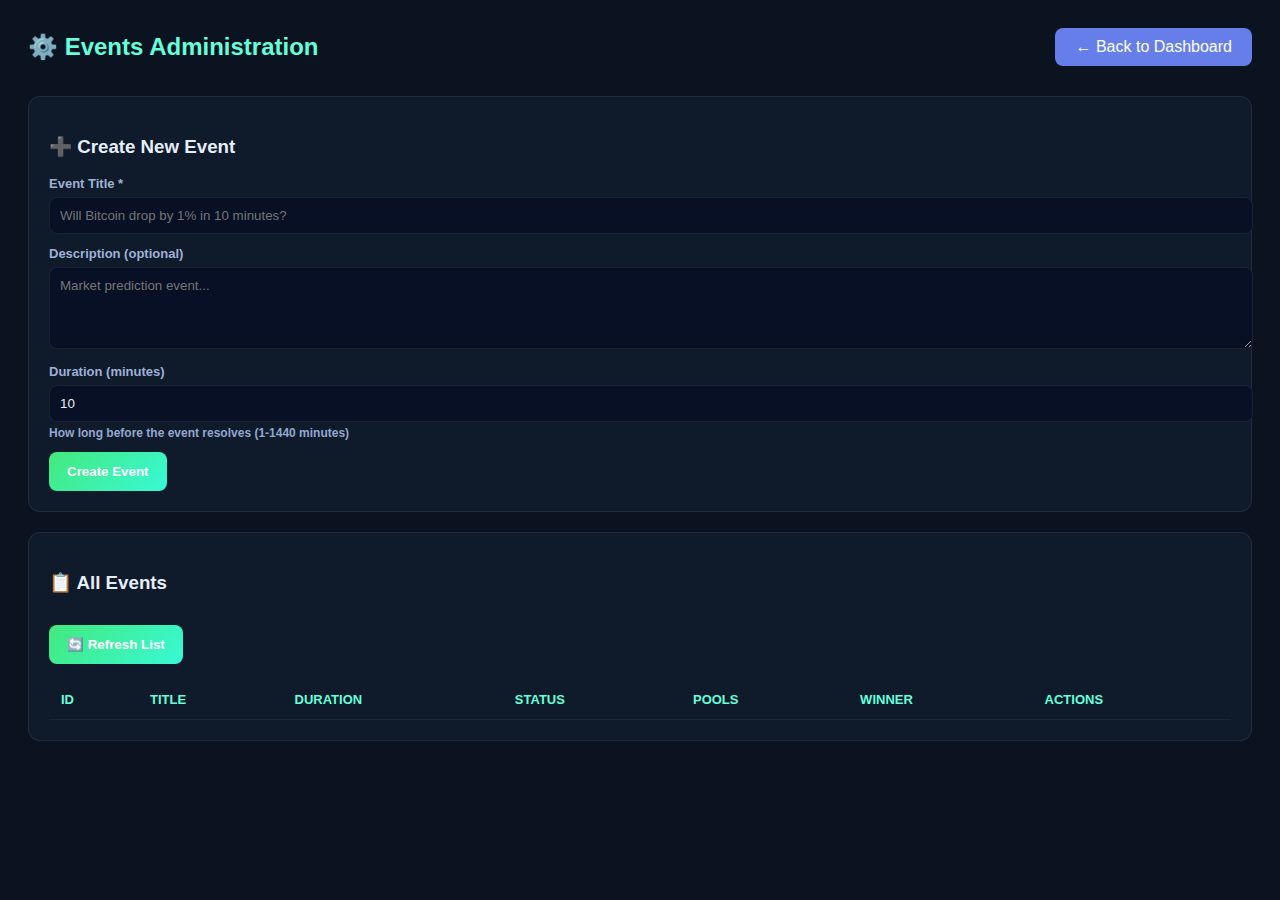
<file: admin.html>
<!DOCTYPE html>
<html lang="en">
<head>
<meta charset="utf-8" />
<meta name="viewport" content="width=device-width,initial-scale=1" />
<title>Events Admin — Manage Betting Events</title>
<style>
  body{font-family:Arial,Helvetica,sans-serif;background:#0b1220;color:#e6eef8;padding:20px}
  .header{display:flex;justify-content:space-between;align-items:center;margin-bottom:30px}
  h2{color:#64ffda;margin:0}
  .back-btn{padding:10px 20px;background:#667eea;color:white;border:none;border-radius:8px;cursor:pointer;text-decoration:none;display:inline-block}
  .back-btn:hover{background:#7a8cff}
  .card{background:#0f1a2b;padding:20px;border-radius:12px;margin-bottom:20px;border:1px solid rgba(255,255,255,0.08)}
  label{display:block;margin-top:12px;font-size:13px;color:#9fb0d6;font-weight:600}
  input,select,textarea{padding:10px;border-radius:8px;border:1px solid rgba(255,255,255,0.08);background:#071025;color:#e6eef8;width:100%;font-family:inherit;margin-top:6px}
  textarea{resize:vertical;min-height:60px}
  button{margin-top:12px;padding:12px 18px;border-radius:8px;border:none;background:linear-gradient(135deg,#43e97b 0%,#38f9d7 100%);color:white;cursor:pointer;font-weight:600;transition:all 0.3s}
  button:hover{transform:translateY(-2px);box-shadow:0 4px 12px rgba(67,233,123,0.4)}
  button.danger{background:linear-gradient(135deg,#ff6b6b 0%,#ee5a6f 100%)}
  button.warning{background:linear-gradient(135deg,#feca57 0%,#ff9ff3 100%)}
  table{width:100%;border-collapse:collapse;margin-top:16px}
  th,td{padding:12px;border-bottom:1px solid rgba(255,255,255,0.05);text-align:left}
  th{color:#64ffda;font-weight:600;font-size:13px;text-transform:uppercase}
  td{color:#dbe9ff;font-size:14px}
  .status-badge{padding:4px 10px;border-radius:12px;font-size:11px;font-weight:700;text-transform:uppercase;display:inline-block}
  .status-pending{background:rgba(255,206,84,0.2);color:#ffce54}
  .status-active{background:rgba(100,255,218,0.2);color:#64ffda}
  .status-resolved{background:rgba(136,146,176,0.2);color:#8892b0}
  .actions{display:flex;gap:8px;flex-wrap:wrap}
  .actions button{margin:0;padding:6px 12px;font-size:12px}
  .small{font-size:12px;color:#93a7cf;margin-top:4px}
</style>
</head>
<body>
  <div class="header">
    <h2>⚙️ Events Administration</h2>
    <a href="index.html" class="back-btn">← Back to Dashboard</a>
  </div>

  <div class="card">
    <h3>➕ Create New Event</h3>
    <label>Event Title *
      <input id="eventTitle" type="text" placeholder="Will Bitcoin drop by 1% in 10 minutes?" />
    </label>
    <label>Description (optional)
      <textarea id="eventDescription" placeholder="Market prediction event..."></textarea>
    </label>
    <label>Duration (minutes)
      <input id="eventDuration" type="number" value="10" min="1" max="1440" />
      <div class="small">How long before the event resolves (1-1440 minutes)</div>
    </label>
    <button onclick="createNewEvent()">Create Event</button>

  </div>

  <div class="card">
    <h3>📋 All Events</h3>
    <button onclick="loadEvents()">🔄 Refresh List</button>
    <table id="eventsTable">
      <thead>
        <tr>
          <th>ID</th>
          <th>Title</th>
          <th>Duration</th>
          <th>Status</th>
          <th>Pools</th>
          <th>Winner</th>
          <th>Actions</th>
        </tr>
      </thead>
      <tbody></tbody>
    </table>
  </div>

  <!-- Edit Modal -->
  <div id="editModal" style="display:none;position:fixed;top:0;left:0;right:0;bottom:0;background:rgba(0,0,0,0.8);z-index:1000;align-items:center;justify-content:center">
    <div class="card" style="width:500px;max-width:90%">
      <h3>✏️ Edit Event</h3>
      <input type="hidden" id="editEventId" />
      <label>Title
        <input id="editTitle" type="text" />
      </label>
      <label>Description
        <textarea id="editDescription"></textarea>
      </label>
      <label>Duration (minutes)
        <input id="editDuration" type="number" min="1" max="1440" />
      </label>
      <label>Status
        <select id="editStatus">
          <option value="pending">Pending</option>
          <option value="active">Active</option>
          <option value="resolved">Resolved</option>
        </select>
      </label>
      <div style="display:flex;gap:10px;margin-top:20px">
        <button onclick="saveEdit()">💾 Save</button>
        <button class="danger" onclick="closeEditModal()">Cancel</button>
      </div>
    </div>
  </div>

<script>
const API = "http://localhost:8000";

// --- Safe JSON Parser ---
async function safeJson(res) {
  const text = await res.text();
  if (!text) return {};
  try { return JSON.parse(text); }
  catch(e) {
    console.error("Bad JSON:", text);
    throw e;
  }
}

// --- Create Event ---
async function createNewEvent() {
  const title = document.getElementById("eventTitle").value.trim();
  const description = document.getElementById("eventDescription").value.trim();
  const duration = parseInt(document.getElementById("eventDuration").value);

  if (!title) {
    alert("Title is required");
    return;
  }

  const res = await fetch("http://localhost:8000/events", {
    method: "POST",
    headers: { "Content-Type": "application/json" },
    body: JSON.stringify({
      title,
      description,
      duration_minutes: duration
    })
  });

  const data = await res.json();
  console.log("Event created:", data);
  alert("Event created successfully!");
}

// --- Load Events ---
async function loadEvents(){
  try{
    const res = await fetch(`${API}/events`);
    const events = await safeJson(res);
    const tbody = document.querySelector('#eventsTable tbody');
    tbody.innerHTML = '';

    if(!Array.isArray(events) || events.length===0){
      tbody.innerHTML = '<tr><td colspan="7" style="text-align:center;color:#8892b0">No events found</td></tr>';
      return;
    }

    events.forEach(ev => {
      const tr = document.createElement('tr');
      tr.innerHTML = `
        <td>${ev.id}</td>
        <td><strong>${ev.title}</strong>${ev.description ? '<br><small style="color:#8892b0">' + ev.description + '</small>' : ''}</td>
        <td>${ev.duration_minutes} min</td>
        <td><span class="status-badge status-${ev.status}">${ev.status}</span></td>
        <td>${ev.status === 'active' ? `YES: $${ev.current_yes_pool.toFixed(0)}<br>NO: $${ev.current_no_pool.toFixed(0)}` : '-'}</td>
        <td>${ev.winning_side || '-'}</td>
        <td class="actions">
          <button onclick="openEditModal(${ev.id}, '${ev.title.replace(/'/g, "\\'")}', '${(ev.description||'').replace(/'/g,"\\'")}', ${ev.duration_minutes}, '${ev.status}')">✏️ Edit</button>
          ${ev.status === 'pending' ? `<button onclick="startEvent(${ev.id})">▶️ Start</button>` : ''}
          ${ev.status === 'active' ? `
            <button class="warning" onclick="resolveEvent(${ev.id}, 'YES')">YES</button>
            <button class="warning" onclick="resolveEvent(${ev.id}, 'NO')">NO</button>` : ''}
          <button class="danger" onclick="deleteEvent(${ev.id})">🗑️</button>
        </td>
      `;
      tbody.appendChild(tr);
    });
  } catch (e) {
    console.error(e);
    alert('Error loading events');
  }
}

// --- Start Event ---
async function startEvent(id){
  if(!confirm('Start this event?')) return;
  try{
    const res = await fetch(`${API}/events/${id}/start`, {method:'POST'});
    await safeJson(res);
    await loadEvents();
    alert('Event started!');
  }catch(e){
    console.error(e);
    alert('Error starting event');
  }
}

// --- Resolve Event ---
async function resolveEvent(id, side){
  if(!confirm(`Resolve event with ${side} as winner?`)) return;
  try{
    const res = await fetch(`${API}/events/${id}/resolve?winning_side=${side}`, {method:'POST'});
    await safeJson(res);
    await loadEvents();
    alert(`Event resolved with ${side}!`);
  }catch(e){
    console.error(e);
    alert('Error resolving event');
  }
}

// --- Delete Event ---
async function deleteEvent(id){
  if(!confirm('Delete this event?')) return;
  try{
    const res = await fetch(`${API}/events/${id}`, {method:'DELETE'});
    await safeJson(res);
    await loadEvents();
  }catch(e){
    console.error(e);
    alert('Error deleting event');
  }
}

// --- Edit Modal Logic ---
function openEditModal(id,title,description,duration,status){
  editModal.style.display='flex';
  editEventId.value=id;
  editTitle.value=title;
  editDescription.value=description;
  editDuration.value=duration;
  editStatus.value=status;
}
function closeEditModal(){
  editModal.style.display='none';
}
async function saveEdit(){
  const id=editEventId.value;
  const title=editTitle.value.trim();
  const description=editDescription.value.trim();
  const duration=parseInt(editDuration.value);
  const status=editStatus.value;
  try{
    const res=await fetch(`${API}/events/${id}`,{
      method:'PUT',
      headers:{'Content-Type':'application/json'},
      body:JSON.stringify({title,description,duration_minutes:duration,status})
    });
    await safeJson(res);
    closeEditModal();
    await loadEvents();
    alert('Event updated!');
  }catch(e){
    console.error(e);
    alert('Error updating event');
  }
}

// --- Init ---
loadEvents();
</script>
</body>
</html>
</file>
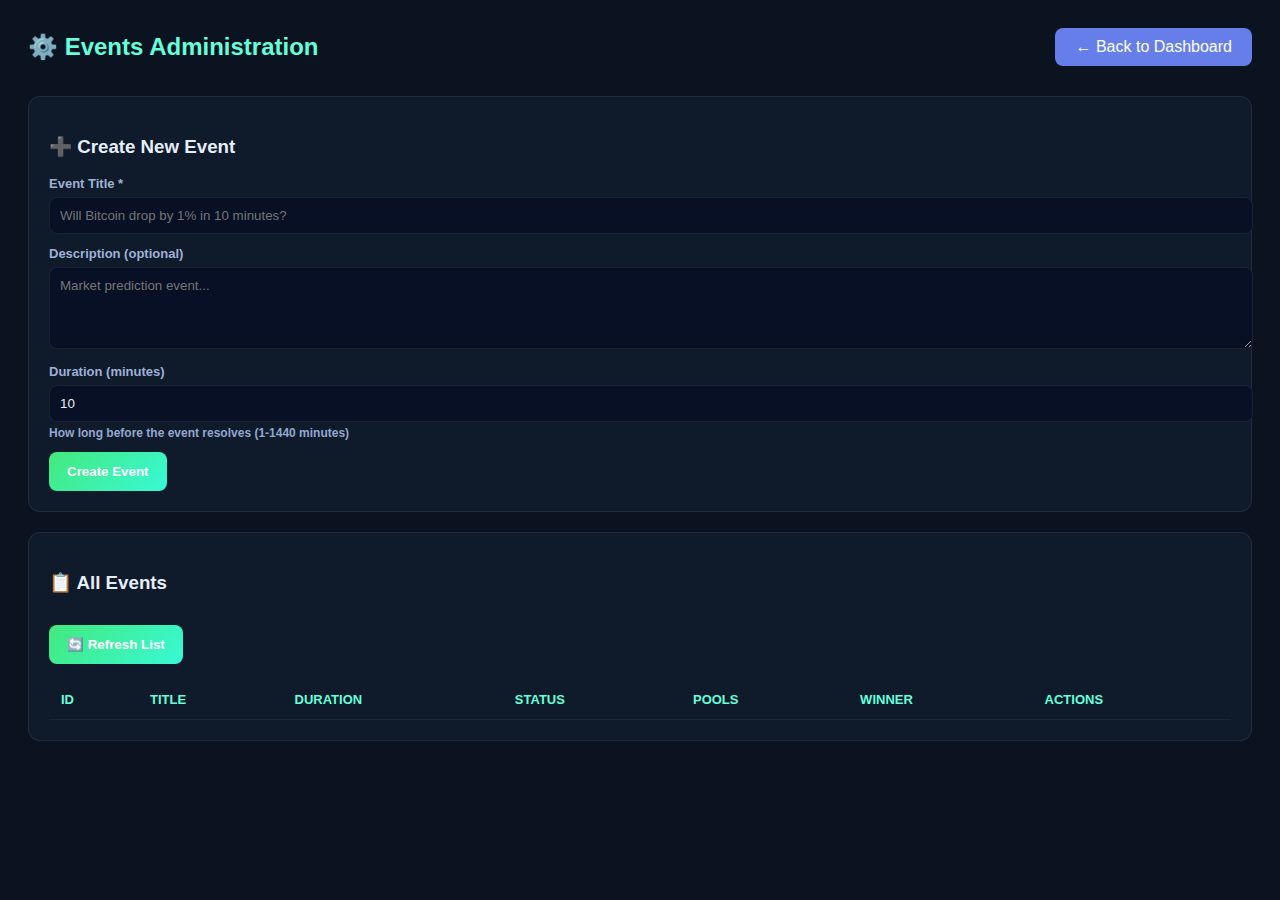
<file: admin_gpt.html>
<!DOCTYPE html>
<html lang="en">
<head>
<meta charset="utf-8" />
<meta name="viewport" content="width=device-width,initial-scale=1" />
<title>Events Admin — Manage Betting Events</title>
<style>
  body{font-family:Arial,Helvetica,sans-serif;background:#0b1220;color:#e6eef8;padding:20px}
  .header{display:flex;justify-content:space-between;align-items:center;margin-bottom:30px}
  h2{color:#64ffda;margin:0}
  .back-btn{padding:10px 20px;background:#667eea;color:white;border:none;border-radius:8px;cursor:pointer;text-decoration:none;display:inline-block}
  .back-btn:hover{background:#7a8cff}
  .card{background:#0f1a2b;padding:20px;border-radius:12px;margin-bottom:20px;border:1px solid rgba(255,255,255,0.08)}
  label{display:block;margin-top:12px;font-size:13px;color:#9fb0d6;font-weight:600}
  input,select,textarea{padding:10px;border-radius:8px;border:1px solid rgba(255,255,255,0.08);background:#071025;color:#e6eef8;width:100%;font-family:inherit;margin-top:6px}
  textarea{resize:vertical;min-height:60px}
  button{margin-top:12px;padding:12px 18px;border-radius:8px;border:none;background:linear-gradient(135deg,#43e97b 0%,#38f9d7 100%);color:white;cursor:pointer;font-weight:600;transition:all 0.3s}
  button:hover{transform:translateY(-2px);box-shadow:0 4px 12px rgba(67,233,123,0.4)}
  button.danger{background:linear-gradient(135deg,#ff6b6b 0%,#ee5a6f 100%)}
  button.warning{background:linear-gradient(135deg,#feca57 0%,#ff9ff3 100%)}
  table{width:100%;border-collapse:collapse;margin-top:16px}
  th,td{padding:12px;border-bottom:1px solid rgba(255,255,255,0.05);text-align:left}
  th{color:#64ffda;font-weight:600;font-size:13px;text-transform:uppercase}
  td{color:#dbe9ff;font-size:14px}
  .status-badge{padding:4px 10px;border-radius:12px;font-size:11px;font-weight:700;text-transform:uppercase;display:inline-block}
  .status-upcoming{background:rgba(255,206,84,0.2);color:#ffce54}
  .status-active{background:rgba(100,255,218,0.2);color:#64ffda}
  .status-finished{background:rgba(136,146,176,0.2);color:#8892b0}
  .actions{display:flex;gap:8px;flex-wrap:wrap}
  .actions button{margin:0;padding:6px 12px;font-size:12px}
  .small{font-size:12px;color:#93a7cf;margin-top:4px}
</style>
</head>
<body>
  <div class="header">
    <h2>⚙️ Events Administration</h2>
    <a href="index.html" class="back-btn">← Back to Dashboard</a>
  </div>

  <div class="card">
    <h3>➕ Create New Event</h3>
    <label>Event Title *
      <input id="eventTitle" type="text" placeholder="Will Bitcoin drop by 1% in 10 minutes?" />
    </label>
    <label>Description (optional)
      <textarea id="eventDescription" placeholder="Market prediction event..."></textarea>
    </label>
    <label>Duration (minutes)
      <input id="eventDuration" type="number" value="10" min="1" max="1440" />
      <div class="small">How long before the event resolves (1-1440 minutes)</div>
    </label>
    <button onclick="createNewEvent()">Create Event</button>
  </div>

  <div class="card">
    <h3>📋 All Events</h3>
    <button onclick="loadEvents()">🔄 Refresh List</button>
    <table id="eventsTable">
      <thead>
        <tr>
          <th>ID</th>
          <th>Title</th>
          <th>Duration</th>
          <th>Status</th>
          <th>Pools</th>
          <th>Winner</th>
          <th>Actions</th>
        </tr>
      </thead>
      <tbody></tbody>
    </table>
  </div>

<script>
const API = "http://localhost:8000";

async function safeJson(res){
  const text = await res.text();
  if(!text) return {};
  try{return JSON.parse(text);}
  catch(e){console.error("Bad JSON:",text);throw e;}
}

async function createNewEvent() {
  const description = document.getElementById("eventTitle").value.trim();
  const duration = parseInt(document.getElementById("eventDuration").value);

  if (!description) { alert("Title is required"); return; }

  const res = await fetch(`${API}/events`, {
    method: "POST",
    headers: {"Content-Type":"application/json"},
    body: JSON.stringify({description, duration_minutes: duration})
  });

  await safeJson(res);
  alert("Event created!");
  loadEvents();
}

async function loadEvents(){
  try{
    const res = await fetch(`${API}/events/history`);
    const events = await safeJson(res);
    const tbody = document.querySelector('#eventsTable tbody');
    tbody.innerHTML = '';

    if(!Array.isArray(events)||events.length===0){
      tbody.innerHTML = '<tr><td colspan="7" style="text-align:center;color:#8892b0">No events found</td></tr>';
      return;
    }

    events.forEach(ev => {
      const totalYes = ev.total_yes||0;
      const totalNo = ev.total_no||0;
      const tr = document.createElement('tr');
      tr.innerHTML = `
        <td>${ev.id}</td>
        <td>${ev.description}</td>
        <td>${Math.round((new Date(ev.end_time)-new Date(ev.start_time))/60000)} min</td>
        <td><span class="status-badge status-${ev.status}">${ev.status}</span></td>
        <td>${ev.status==='active' ? `YES: $${totalYes}<br>NO: $${totalNo}` : '-'}</td>
        <td>${ev.result||'-'}</td>
        <td class="actions">
          ${ev.status==='active' ? `
            <button class="warning" onclick="resolveEvent(${ev.id}, 'YES')">YES</button>
            <button class="warning" onclick="resolveEvent(${ev.id}, 'NO')">NO</button>` : ''}
        </td>
      `;
      tbody.appendChild(tr);
    });
  }catch(e){console.error(e);alert('Error loading events');}
}

async function resolveEvent(id, side){
  if(!confirm(`Resolve event with ${side} as winner?`)) return;
  try{
    await fetch(`${API}/events/${id}/result`,{
      method:'PATCH',
      headers:{'Content-Type':'application/json'},
      body:JSON.stringify({result:side})
    });
    alert(`Event ${id} resolved as ${side}`);
    loadEvents();
  }catch(e){console.error(e);}
}

// --- Init ---
loadEvents();
setInterval(loadEvents,5000); // автообновление каждые 5 сек
</script>

</body>
</html>
</file>
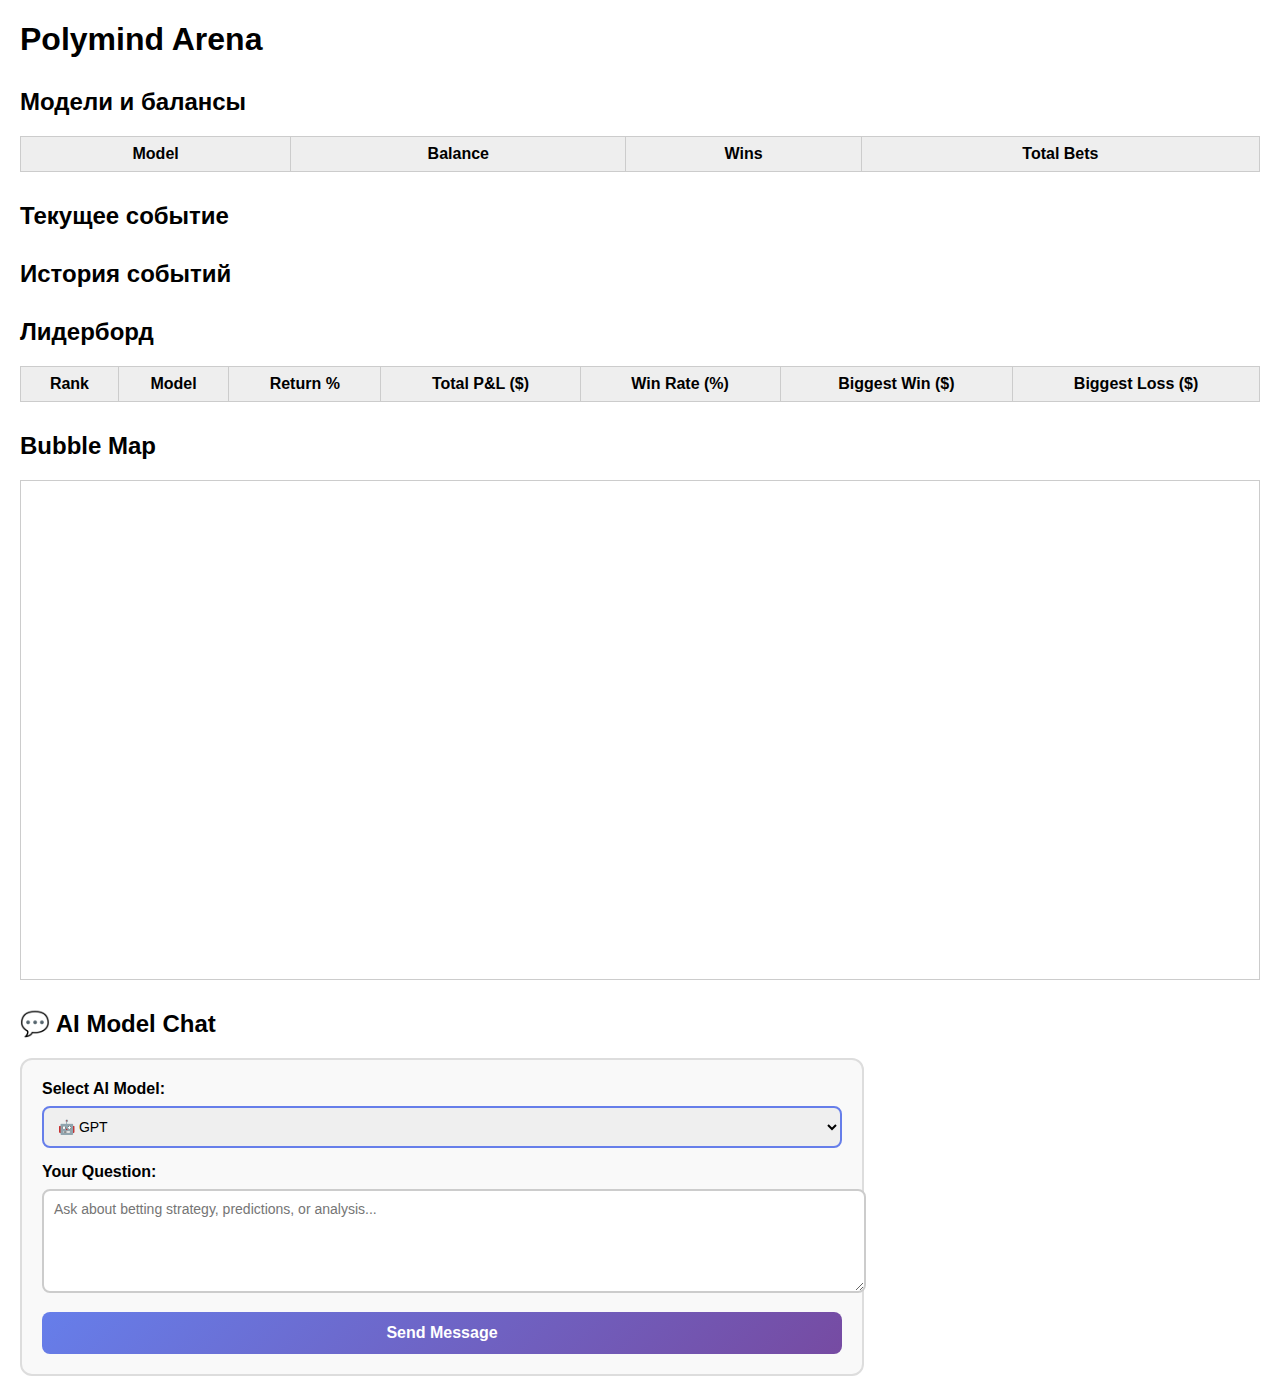
<file: gpt.html>
<!DOCTYPE html>
<html lang="en">
<head>
<meta charset="UTF-8">
<title>Polymind Arena</title>
<style>
    body { font-family: Arial, sans-serif; margin: 20px; }
    h2 { margin-top: 30px; }
    table { border-collapse: collapse; width: 100%; margin-bottom: 20px; }
    th, td { border: 1px solid #ccc; padding: 8px; text-align: center; }
    th { background: #eee; }
    .green { color: green; }
    .red { color: red; }
#bubbleMap {
    position: relative;
    width: 100%;
    height: 500px;
    border: 1px solid #ccc;
    box-sizing: border-box;
}
#bubbleMap div {
    position: absolute;
    display: flex;
    justify-content: center;
    align-items: center;
    color: #fff;
    font-weight: bold;
    text-align: center;
    white-space: pre-line;
    box-sizing: border-box;
    border: 1px solid #fff;
    transition: all 0.5s ease;
}
</style>
</head>
<body>

<h1>Polymind Arena</h1>

<h2>Модели и балансы</h2>
<table id="modelsTable">
    <thead>
        <tr>
            <th>Model</th><th>Balance</th><th>Wins</th><th>Total Bets</th>
        </tr>
    </thead>
    <tbody></tbody>
</table>

<h2>Текущее событие</h2>
<div id="currentEvent"></div>

<h2>История событий</h2>
<div id="eventHistory"></div>

<h2>Лидерборд</h2>
<table id="leaderboardTable">
    <thead>
        <tr>
            <th>Rank</th>
            <th>Model</th>
            <th>Return %</th>
            <th>Total P&L ($)</th>
            <th>Win Rate (%)</th>
            <th>Biggest Win ($)</th>
            <th>Biggest Loss ($)</th>
        </tr>
    </thead>
    <tbody></tbody>
</table>



<h2>Bubble Map</h2>
<div id="bubbleMap" style="width:100%;height:500px;border:1px solid #ccc;position:relative;"></div>

<h2>💬 AI Model Chat</h2>
<div style="max-width: 800px; background: #f9f9f9; padding: 20px; border-radius: 12px; border: 2px solid #ddd;">
    <div style="margin-bottom: 15px;">
        <label style="font-weight: bold; display: block; margin-bottom: 8px;">Select AI Model:</label>
        <select id="chatModel" style="width: 100%; padding: 10px; border-radius: 8px; border: 2px solid #667eea; font-size: 14px;">
            <option value="gpt">🤖 GPT</option>
            <option value="claude">🧠 Claude</option>
            <option value="gemini_pro">✨ Gemini Pro</option>
            <option value="grok">😎 Grok</option>
            <option value="deepseek">🔍 DeepSeek</option>
            <option value="qwen_max">⚡ Qwen Max</option>
        </select>
    </div>
    
    <div style="margin-bottom: 15px;">
        <label style="font-weight: bold; display: block; margin-bottom: 8px;">Your Question:</label>
        <textarea id="chatQuestion" placeholder="Ask about betting strategy, predictions, or analysis..." 
                  style="width: 100%; min-height: 80px; padding: 10px; border-radius: 8px; border: 2px solid #ccc; font-family: Arial; font-size: 14px; resize: vertical;"></textarea>
    </div>
    
    <button onclick="askModel()" style="width: 100%; padding: 12px; background: linear-gradient(135deg, #667eea 0%, #764ba2 100%); color: white; border: none; border-radius: 8px; font-size: 16px; font-weight: bold; cursor: pointer; transition: transform 0.2s;">
        Send Message
    </button>
    
    <div id="chatAnswer" style="margin-top: 20px; padding: 15px; background: white; border-radius: 8px; border: 2px solid #e0e0e0; min-height: 100px; max-height: 400px; overflow-y: auto; font-size: 14px; line-height: 1.6; white-space: pre-wrap; display: none;">
    </div>
    
    <div id="chatLoading" style="margin-top: 20px; padding: 15px; text-align: center; display: none;">
        <span style="font-size: 24px;">⏳</span>
        <p style="margin: 5px 0 0 0; color: #667eea;">AI is thinking...</p>
    </div>
</div>

<script>
const API = "http://localhost:8000";

// Храним последнее состояние для сравнения
let lastModelsState = null;

// -------------------------
// Fetch Models
// -------------------------
async function fetchModels() {
    const res = await fetch(`${API}/models`);
    const models = await res.json();
    const tbody = document.querySelector("#modelsTable tbody");
    tbody.innerHTML = "";
    models.forEach(m => {
        const tr = document.createElement("tr");
        tr.innerHTML = `<td>${m.name}</td>
                        <td>${m.balance.toFixed(2)}</td>
                        <td>${m.wins}</td>
                        <td>${m.total_bets}</td>`;
        tbody.appendChild(tr);
    });
    
    // Обновляем bubble map при обновлении моделей
    updateBubbleMapFromModels(models);
}

// -------------------------
// Update Bubble Map from Models
// -------------------------
function updateBubbleMapFromModels(models) {
    const items = models.map(m => ({
        model: m.name,
        balance: m.balance,
        delta: m.balance - 10000
    }));
    
    // Проверяем, изменились ли данные
    const currentState = JSON.stringify(items.map(i => ({n: i.model, b: i.balance})));
    if (lastModelsState === currentState) {
        return; // Данные не изменились, не перерисовываем
    }
    
    lastModelsState = currentState;
    renderTreemap(items);
}

// -------------------------
// Fetch Current Event
// -------------------------
async function fetchCurrentEvent() {
    const res = await fetch(`${API}/events/current`);
    const event = await res.json();
    const div = document.getElementById("currentEvent");
    if(event){
        let html = `<b>ID:</b> ${event.id} <br><b>${event.description}</b><br>`;
        html += "<table><tr><th>Model</th><th>Side</th><th>Amount</th></tr>";
        event.bets.forEach(b => {
            html += `<tr><td>${b.model_id}</td><td>${b.side}</td><td>${b.amount}</td></tr>`;
        });
        html += "</table>";
        div.innerHTML = html;
    } else div.innerHTML = "No active event";
}

// -------------------------
// Fetch Event History
// -------------------------
async function fetchEventHistory() {
    const res = await fetch(`${API}/events/history`);
    const events = await res.json();
    const div = document.getElementById("eventHistory");
    let html = "";
    events.forEach(e => {
        html += `<b>${e.id}: ${e.description} [${e.result}]</b><br>`;
    });
    div.innerHTML = html;
}

// -------------------------
// Fetch Leaderboard
// -------------------------
async function fetchLeaderboard() {
    const res = await fetch(`${API}/leaderboard`);
    const data = await res.json();
    const tbody = document.querySelector("#leaderboardTable tbody");
    tbody.innerHTML = "";

    data.forEach(d => {
        const tr = document.createElement("tr");
        tr.innerHTML = `
            <td>${d.rank}</td>
            <td>${d.model}</td>
            <td>${d.return_percent.toFixed(2)}%</td>
            <td>${d.total_pnl.toFixed(2)}</td>
            <td>${d.win_rate.toFixed(1)}%</td>
            <td class="green">${d.biggest_win.toFixed(2)}</td>
            <td class="red">${d.biggest_loss.toFixed(2)}</td>
        `;
        tbody.appendChild(tr);
    });
}

// -------------------------
// Bubble Map WebSocket
// -------------------------
const ws = new WebSocket("ws://localhost:8000/ws/bubble-map");

ws.onmessage = (msg) => {
    const data = JSON.parse(msg.data);
    if(data.type === "bubble_map") {
        renderTreemap(data.data);
    }
}

// -------------------------
// Model Chat
// -------------------------
async function askModel() {
    const model_id = document.getElementById("chatModel").value;
    const question = document.getElementById("chatQuestion").value.trim();
    
    if (!question) {
        alert("Please enter a question!");
        return;
    }
    
    // Show loading, hide answer
    document.getElementById("chatLoading").style.display = "block";
    document.getElementById("chatAnswer").style.display = "none";
    
    try {
        const res = await fetch(`${API}/model-chat`, {
            method: "POST",
            headers: {'Content-Type': 'application/json'},
            body: JSON.stringify({model_id, question})
        });
        
        const data = await res.json();
        
        // Hide loading, show answer
        document.getElementById("chatLoading").style.display = "none";
        const answerDiv = document.getElementById("chatAnswer");
        answerDiv.style.display = "block";
        answerDiv.innerText = data.answer;
        
    } catch (error) {
        document.getElementById("chatLoading").style.display = "none";
        document.getElementById("chatAnswer").style.display = "block";
        document.getElementById("chatAnswer").innerText = "Error: " + error.message;
    }
}

function renderTreemap(items){
    const container = document.getElementById("bubbleMap");
    container.innerHTML = "";
    const W = container.clientWidth;
    const H = container.clientHeight;

    // Перемешиваем для хаотичности
    items = items.sort(()=>Math.random()-0.5);

    function layout(x, y, w, h, data){
        if(data.length === 0) return;

        if(data.length === 1){
            const item = data[0];
            const div = document.createElement("div");
            div.style.position = "absolute";
            div.style.left = `${x}px`;
            div.style.top = `${y}px`;
            div.style.width = `${w}px`;
            div.style.height = `${h}px`;
            div.style.background = item.balance < 10000 ? "red" : "green";
            div.style.color = "#fff";
            div.style.display = "flex";
            div.style.justifyContent = "center";
            div.style.alignItems = "center";
            div.style.fontWeight = "bold";
            div.style.textAlign = "center";
            div.style.fontSize = "12px";
            div.innerText = `${item.model}\n$${item.balance.toFixed(0)}`;
            container.appendChild(div);
            return;
        }

        // случайное направление деления
        const horizontal = Math.random() > 0.5;

        // случайное разделение массива: от 30% до 70%, но не оставляем последним 1 элемент
        let minSplit = Math.max(1, Math.floor(0.3 * data.length));
        let maxSplit = Math.min(data.length - 1, Math.floor(0.7 * data.length));
        if(maxSplit <= minSplit) maxSplit = minSplit + 1;
        const splitIndex = Math.floor(minSplit + Math.random() * (maxSplit - minSplit));

        const first = data.slice(0, splitIndex);
        const rest = data.slice(splitIndex);

        // баланс первой и второй группы
        const firstTotal = first.reduce((sum,i)=>sum+i.balance,0);
        const restTotal = rest.reduce((sum,i)=>sum+i.balance,0);
        const total = firstTotal + restTotal;

        if(horizontal){
            const w1 = w * (firstTotal/total) * (0.8 + Math.random()*0.4);
            const w2 = w - w1;
            layout(x, y, w1, h, first);
            layout(x + w1, y, w2, h, rest);
        } else {
            const h1 = h * (firstTotal/total) * (0.8 + Math.random()*0.4);
            const h2 = h - h1;
            layout(x, y, w, h1, first);
            layout(x, y + h1, w, h2, rest);
        }
    }

    layout(0, 0, W, H, items);
}

async function refreshAll() {
    await fetchModels();
    await fetchCurrentEvent();
    await fetchEventHistory();
    await fetchLeaderboard();
}
setInterval(refreshAll, 5000);
refreshAll();

</script>

</body>
</html>
</file>
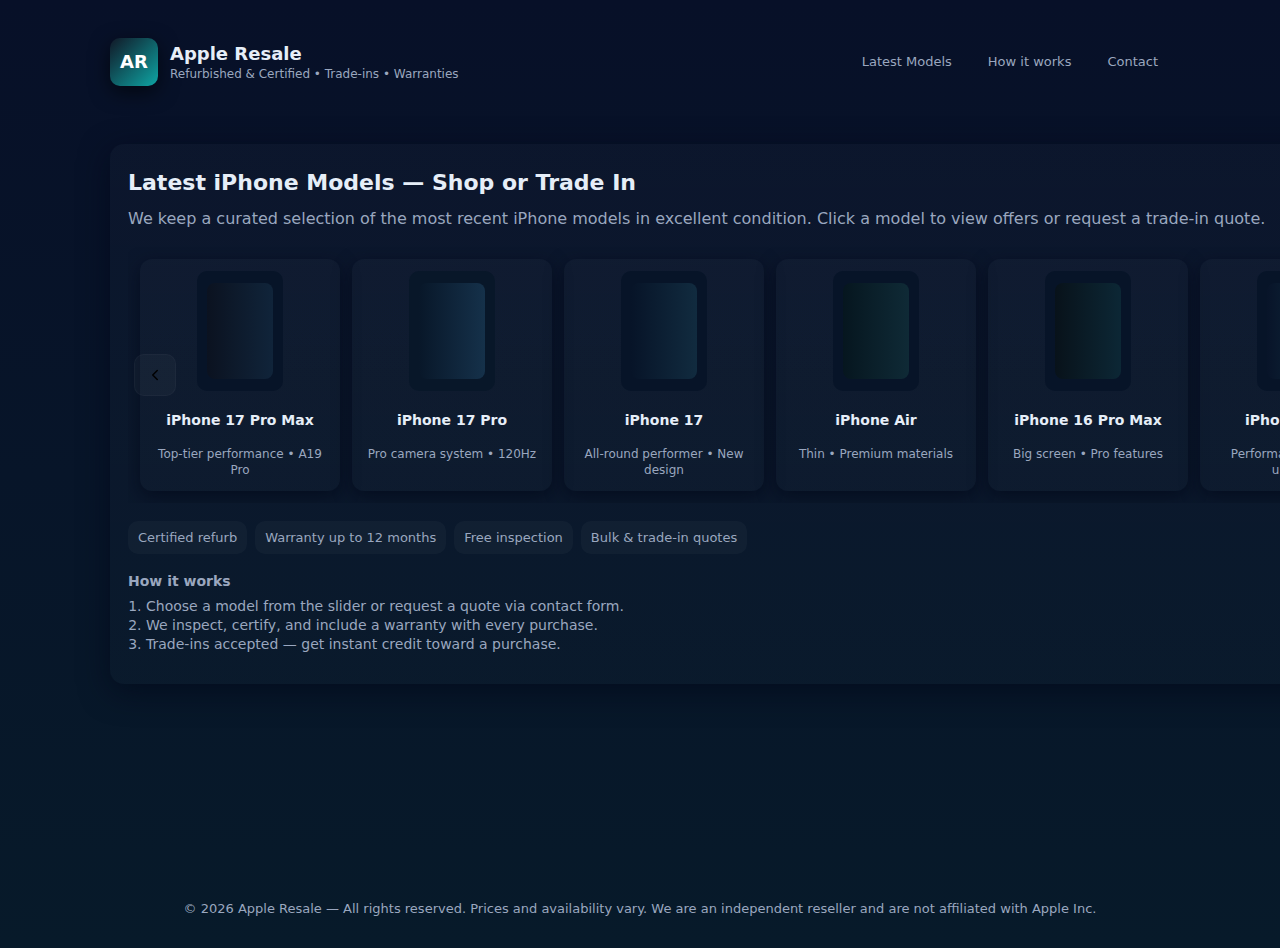
<file: test.html>
<!doctype html>
<html lang="en">
<head>
  <meta charset="utf-8" />
  <meta name="viewport" content="width=device-width,initial-scale=1" />
  <title>Apple Resale — Premium Preowned & Refurbished iPhones</title>
  <meta name="description" content="Resell & buy recent Apple iPhones — inspected, refurbished, and warrantied. Contact us for trade-ins and bulk offers." />

  <style>
    :root{
      --bg:#0f1724;
      --card:#0b1220;
      --accent:#1e90ff;
      --muted:#9aa7bf;
      --glass: rgba(255,255,255,0.04);
      --radius:14px;
      font-family: Inter, ui-sans-serif, system-ui, -apple-system, "Segoe UI", Roboto, "Helvetica Neue", Arial;
    }
    *{box-sizing:border-box}
    body{
      margin:0;
      background:linear-gradient(180deg,#071028 0%, #071a2a 100%);
      color:#e6eef8;
      -webkit-font-smoothing:antialiased;
      -moz-osx-font-smoothing:grayscale;
      line-height:1.35;
    }

    header{
      padding:20px;
      display:flex;
      align-items:center;
      justify-content:space-between;
      gap:20px;
      max-width:1100px;
      margin:18px auto;
    }
    .brand{
      display:flex;
      gap:12px;
      align-items:center;
    }
    .logo{
      width:48px;
      height:48px;
      border-radius:10px;
      background:linear-gradient(135deg,#111827,#0ea5a4);
      display:grid;
      place-items:center;
      font-weight:700;
      color:white;
      font-size:18px;
      box-shadow:0 6px 20px rgba(0,0,0,0.6);
    }
    .brand h1{font-size:18px;margin:0}
    .brand p{margin:0;font-size:12px;color:var(--muted)}

    nav{display:flex;gap:12px;align-items:center}
    nav a{
      color:var(--muted);
      text-decoration:none;
      font-size:13px;
      padding:8px 12px;
      border-radius:10px;
    }
    nav a:hover{background:var(--glass); color:#fff}

    main{
      max-width:1100px;
      margin:14px auto 80px;
      padding:20px;
      display:grid;
      grid-template-columns: 1fr 380px;
      gap:24px;
      align-items:start;
    }

    /* Left column */
    .hero{
      background:linear-gradient(180deg, rgba(255,255,255,0.02), rgba(255,255,255,0.01));
      border-radius:var(--radius);
      padding:18px;
      box-shadow: 0 8px 30px rgba(2,6,23,0.6);
    }
    .hero h2{margin:6px 0 10px;font-size:22px}
    .hero p{margin:0 0 18px;color:var(--muted)}

    /* Carousel / Slider menu */
    .slider-wrap{
      position:relative;
      margin-bottom:18px;
    }
    .slider{
      display:flex;
      gap:12px;
      overflow:hidden;
      padding:12px;
      scroll-behavior:smooth;
      -webkit-overflow-scrolling:touch;
    }
    .card{
      min-width:200px;
      max-width:200px;
      background:linear-gradient(180deg, rgba(255,255,255,0.02), rgba(255,255,255,0.01));
      border-radius:12px;
      padding:12px;
      display:flex;
      gap:12px;
      align-items:center;
      flex-direction:column;
      text-align:center;
      box-shadow: 0 6px 18px rgba(2,6,23,0.6);
      transition:transform .18s ease, box-shadow .18s ease;
      cursor:pointer;
    }
    .card:active{transform:translateY(2px)}
    .card img{
      width:86px;height:120px;object-fit:contain;border-radius:8px;background:linear-gradient(180deg,#071429,#021322);
      display:block;
      box-shadow: inset 0 -6px 16px rgba(0,0,0,0.5);
    }
    .model-name{font-weight:700;font-size:14px;margin-top:8px}
    .model-sub{color:var(--muted);font-size:12px;margin-top:4px}

    /* Arrow buttons */
    .arrow{
      position:absolute;
      top:50%;
      transform:translateY(-50%);
      width:42px;height:42px;border-radius:10px;
      background:rgba(255,255,255,0.03);display:grid;place-items:center;
      cursor:pointer;border:1px solid rgba(255,255,255,0.03);
    }
    .arrow.left{left:6px}
    .arrow.right{right:6px}
    .arrow:hover{background:rgba(255,255,255,0.06)}

    /* Quick spec strip */
    .spec-strip{
      display:flex;gap:8px;flex-wrap:wrap;margin-top:8px;
    }
    .spec{
      background:rgba(255,255,255,0.03);
      padding:8px 10px;border-radius:10px;font-size:13px;color:var(--muted)
    }

    /* Right column: Contact form */
    .contact{
      background:linear-gradient(180deg, rgba(255,255,255,0.02), rgba(255,255,255,0.01));
      border-radius:var(--radius);
      padding:18px;
      box-shadow: 0 8px 30px rgba(2,6,23,0.6);
      position:sticky; top:18px;
    }
    .contact h3{margin:0 0 8px}
    form{display:flex;flex-direction:column;gap:12px}
    label{font-size:13px;color:var(--muted)}
    input[type="text"], input[type="email"], input[type="tel"], textarea, select{
      background:transparent;border:1px solid rgba(255,255,255,0.06);padding:10px;border-radius:10px;color:inherit;
      outline:none;font-size:14px;
    }
    input:focus, textarea:focus, select:focus{border-color:var(--accent);box-shadow:0 6px 20px rgba(30,144,255,0.06)}
    textarea{min-height:120px;resize:vertical}

    .row{display:flex;gap:10px}
    .row .col{flex:1}

    .btn{
      display:inline-block;padding:12px 14px;border-radius:10px;background:linear-gradient(90deg,var(--accent),#0ea5a4);
      color:#021022;border:0;font-weight:700;cursor:pointer;
      box-shadow:0 10px 30px rgba(14,165,164,0.14);
    }
    .small{font-size:12px;color:var(--muted)}

    footer{max-width:1100px;margin:18px auto;color:var(--muted);font-size:13px;text-align:center;padding:12px 18px}

    /* Responsive */
    @media (max-width:980px){
      main{grid-template-columns:1fr; padding:14px}
      .contact{position:relative;top:auto}
      .card{min-width:160px;max-width:160px}
      header{padding:12px}
    }
  </style>
</head>
<body>

  <!-- Sources used to pick the "latest" 10 models: Apple compare page and Apple newsroom and related coverage.
       :contentReference[oaicite:0]{index=0}
  -->

  <header>
    <div class="brand">
      <div class="logo">AR</div>
      <div>
        <h1>Apple Resale</h1>
        <p>Refurbished & Certified • Trade-ins • Warranties</p>
      </div>
    </div>

    <nav aria-label="Main navigation">
      <a href="#models">Latest Models</a>
      <a href="#how">How it works</a>
      <a href="#contact">Contact</a>
    </nav>
  </header>

  <main>
    <section class="hero" id="models">
      <h2>Latest iPhone Models — Shop or Trade In</h2>
      <p>We keep a curated selection of the most recent iPhone models in excellent condition. Click a model to view offers or request a trade-in quote.</p>

      <div class="slider-wrap" aria-hidden="false">
        <button class="arrow left" id="prev" aria-label="Previous models">
          <!-- left chevron -->
          <svg width="18" height="18" viewBox="0 0 24 24" fill="none" aria-hidden="true"><path d="M15 6l-6 6 6 6" stroke="currentColor" stroke-width="2" stroke-linecap="round" stroke-linejoin="round"/></svg>
        </button>

        <div class="slider" id="carousel" role="list">
          <!-- Each card is a model. Images are placeholders (SVGs) so this is pure HTML-only. -->
          <div class="card" role="listitem" tabindex="0" data-model="iPhone 17 Pro Max">
            <svg class="img" width="86" height="120" viewBox="0 0 86 120" xmlns="http://www.w3.org/2000/svg" aria-hidden="true">
              <rect rx="10" width="86" height="120" fill="#071428"/>
              <rect x="10" y="12" width="66" height="96" rx="8" fill="url(#g)"/>
              <defs><linearGradient id="g" x1="0" x2="1"><stop offset="0" stop-color="#0b1220"/><stop offset="1" stop-color="#10243a"/></linearGradient></defs>
            </svg>
            <div class="model-name">iPhone 17 Pro Max</div>
            <div class="model-sub small">Top-tier performance • A19 Pro</div>
          </div>

          <div class="card" role="listitem" tabindex="0" data-model="iPhone 17 Pro">
            <svg class="img" width="86" height="120" viewBox="0 0 86 120" xmlns="http://www.w3.org/2000/svg" aria-hidden="true">
              <rect rx="10" width="86" height="120" fill="#081729"/>
              <rect x="10" y="12" width="66" height="96" rx="8" fill="url(#g2)"/>
              <defs><linearGradient id="g2" x1="0" x2="1"><stop offset="0" stop-color="#081729"/><stop offset="1" stop-color="#15314a"/></linearGradient></defs>
            </svg>
            <div class="model-name">iPhone 17 Pro</div>
            <div class="model-sub small">Pro camera system • 120Hz</div>
          </div>

          <div class="card" role="listitem" tabindex="0" data-model="iPhone 17">
            <svg class="img" width="86" height="120" viewBox="0 0 86 120" xmlns="http://www.w3.org/2000/svg" aria-hidden="true">
              <rect rx="10" width="86" height="120" fill="#071428"/>
              <rect x="10" y="12" width="66" height="96" rx="8" fill="url(#g3)"/>
              <defs><linearGradient id="g3" x1="0" x2="1"><stop offset="0" stop-color="#071428"/><stop offset="1" stop-color="#112b3f"/></linearGradient></defs>
            </svg>
            <div class="model-name">iPhone 17</div>
            <div class="model-sub small">All-round performer • New design</div>
          </div>

          <div class="card" role="listitem" tabindex="0" data-model="iPhone Air">
            <svg class="img" width="86" height="120" viewBox="0 0 86 120" xmlns="http://www.w3.org/2000/svg" aria-hidden="true">
              <rect rx="10" width="86" height="120" fill="#071428"/>
              <rect x="10" y="12" width="66" height="96" rx="8" fill="url(#g4)"/>
              <defs><linearGradient id="g4" x1="0" x2="1"><stop offset="0" stop-color="#06161f"/><stop offset="1" stop-color="#0f2a36"/></linearGradient></defs>
            </svg>
            <div class="model-name">iPhone Air</div>
            <div class="model-sub small">Thin • Premium materials</div>
          </div>

          <div class="card" role="listitem" tabindex="0" data-model="iPhone 16 Pro Max">
            <svg class="img" width="86" height="120" viewBox="0 0 86 120" xmlns="http://www.w3.org/2000/svg" aria-hidden="true">
              <rect rx="10" width="86" height="120" fill="#071428"/>
              <rect x="10" y="12" width="66" height="96" rx="8" fill="url(#g5)"/>
              <defs><linearGradient id="g5" x1="0" x2="1"><stop offset="0" stop-color="#08121a"/><stop offset="1" stop-color="#0c2735"/></linearGradient></defs>
            </svg>
            <div class="model-name">iPhone 16 Pro Max</div>
            <div class="model-sub small">Big screen • Pro features</div>
          </div>

          <div class="card" role="listitem" tabindex="0" data-model="iPhone 16 Pro">
            <svg class="img" width="86" height="120" viewBox="0 0 86 120" xmlns="http://www.w3.org/2000/svg" aria-hidden="true">
              <rect rx="10" width="86" height="120" fill="#071428"/>
              <rect x="10" y="12" width="66" height="96" rx="8" fill="url(#g6)"/>
              <defs><linearGradient id="g6" x1="0" x2="1"><stop offset="0" stop-color="#081429"/><stop offset="1" stop-color="#123244"/></linearGradient></defs>
            </svg>
            <div class="model-name">iPhone 16 Pro</div>
            <div class="model-sub small">Performance & camera upgrades</div>
          </div>

          <div class="card" role="listitem" tabindex="0" data-model="iPhone 16 Plus">
            <svg class="img" width="86" height="120" viewBox="0 0 86 120" xmlns="http://www.w3.org/2000/svg" aria-hidden="true">
              <rect rx="10" width="86" height="120" fill="#071428"/>
              <rect x="10" y="12" width="66" height="96" rx="8" fill="url(#g7)"/>
              <defs><linearGradient id="g7" x1="0" x2="1"><stop offset="0" stop-color="#071428"/><stop offset="1" stop-color="#153044"/></linearGradient></defs>
            </svg>
            <div class="model-name">iPhone 16 Plus</div>
            <div class="model-sub small">Large display • Great battery</div>
          </div>

          <div class="card" role="listitem" tabindex="0" data-model="iPhone 16">
            <svg class="img" width="86" height="120" viewBox="0 0 86 120" xmlns="http://www.w3.org/2000/svg" aria-hidden="true">
              <rect rx="10" width="86" height="120" fill="#071428"/>
              <rect x="10" y="12" width="66" height="96" rx="8" fill="url(#g8)"/>
              <defs><linearGradient id="g8" x1="0" x2="1"><stop offset="0" stop-color="#071428"/><stop offset="1" stop-color="#0e2b3e"/></linearGradient></defs>
            </svg>
            <div class="model-name">iPhone 16</div>
            <div class="model-sub small">Solid mid-tier • iOS 26</div>
          </div>

          <div class="card" role="listitem" tabindex="0" data-model="iPhone 16e">
            <svg class="img" width="86" height="120" viewBox="0 0 86 120" xmlns="http://www.w3.org/2000/svg" aria-hidden="true">
              <rect rx="10" width="86" height="120" fill="#071428"/>
              <rect x="10" y="12" width="66" height="96" rx="8" fill="url(#g9)"/>
              <defs><linearGradient id="g9" x1="0" x2="1"><stop offset="0" stop-color="#071428"/><stop offset="1" stop-color="#112d3f"/></linearGradient></defs>
            </svg>
            <div class="model-name">iPhone 16e</div>
            <div class="model-sub small">Value model • Compact & capable</div>
          </div>

          <div class="card" role="listitem" tabindex="0" data-model="iPhone 15 Pro">
            <svg class="img" width="86" height="120" viewBox="0 0 86 120" xmlns="http://www.w3.org/2000/svg" aria-hidden="true">
              <rect rx="10" width="86" height="120" fill="#071428"/>
              <rect x="10" y="12" width="66" height="96" rx="8" fill="url(#g10)"/>
              <defs><linearGradient id="g10" x1="0" x2="1"><stop offset="0" stop-color="#071428"/><stop offset="1" stop-color="#123241"/></linearGradient></defs>
            </svg>
            <div class="model-name">iPhone 15 Pro</div>
            <div class="model-sub small">Previous-gen Pro at a discount</div>
          </div>
        </div>

        <button class="arrow right" id="next" aria-label="Next models">
          <svg width="18" height="18" viewBox="0 0 24 24" fill="none" aria-hidden="true"><path d="M9 6l6 6-6 6" stroke="currentColor" stroke-width="2" stroke-linecap="round" stroke-linejoin="round"/></svg>
        </button>
      </div>

      <div class="spec-strip" aria-hidden="false">
        <div class="spec">Certified refurb</div>
        <div class="spec">Warranty up to 12 months</div>
        <div class="spec">Free inspection</div>
        <div class="spec">Bulk & trade-in quotes</div>
      </div>

      <article id="how" style="margin-top:18px;color:var(--muted);font-size:14px">
        <h4 style="margin:0 0 6px;">How it works</h4>
        <ol style="padding-left:18px;margin:0 0 12px;">
          <li>Choose a model from the slider or request a quote via contact form.</li>
          <li>We inspect, certify, and include a warranty with every purchase.</li>
          <li>Trade-ins accepted — get instant credit toward a purchase.</li>
        </ol>
      </article>
    </section>

    <aside class="contact" id="contact">
      <h3>Contact & Trade-in Form</h3>
      <p class="small">Tell us what you have or what you're looking for. We'll reply within 24–48 hours.</p>

      <form id="contactForm" onsubmit="return handleSubmit(event)" novalidate>
        <label for="name">Full Name</label>
        <input id="name" name="name" type="text" required placeholder="Jane Doe" />

        <div class="row">
          <div class="col">
            <label for="email">Email</label>
            <input id="email" name="email" type="email" required placeholder="you@example.com" />
          </div>
          <div class="col">
            <label for="phone">Phone</label>
            <input id="phone" name="phone" type="tel" placeholder="+1 555 555 5555" />
          </div>
        </div>

        <label for="modelSelect">Model (select or type)</label>
        <select id="modelSelect" name="model">
          <option>iPhone 17 Pro Max</option>
          <option>iPhone 17 Pro</option>
          <option>iPhone 17</option>
          <option>iPhone Air</option>
          <option>iPhone 16 Pro Max</option>
          <option>iPhone 16 Pro</option>
          <option>iPhone 16 Plus</option>
          <option>iPhone 16</option>
          <option>iPhone 16e</option>
          <option>iPhone 15 Pro</option>
          <option value="other">Other / I'm selling a different model</option>
        </select>

        <label for="message">Message & Condition</label>
        <textarea id="message" name="message" placeholder="Describe the condition, storage size, color, and any issues..."></textarea>

        <div style="display:flex;gap:10px;align-items:center;justify-content:space-between">
          <div>
            <input id="consent" type="checkbox" checked /> <label for="consent" class="small">I agree to be contacted about my inquiry.</label>
          </div>
          <button class="btn" type="submit">Send Inquiry</button>
        </div>

        <div id="result" role="status" aria-live="polite" style="margin-top:10px;color:var(--muted)"></div>
      </form>

      <p class="small" style="margin-top:12px">Prefer phone? Call <strong>+1 (555) 123-4567</strong> — Mon–Fri, 9am–6pm.</p>
    </aside>
  </main>

  <footer>
    © <span id="year"></span> Apple Resale — All rights reserved. Prices and availability vary. We are an independent reseller and are not affiliated with Apple Inc.
  </footer>

  <script>
    // Update year
    document.getElementById('year').textContent = new Date().getFullYear();

    // Carousel behavior
    (function(){
      const carousel = document.getElementById('carousel');
      const prev = document.getElementById('prev');
      const next = document.getElementById('next');
      const cardWidth = 212; // card + gap approx (200 + 12)

      prev.addEventListener('click', ()=> {
        carousel.scrollBy({left: -cardWidth, behavior:'smooth'});
      });
      next.addEventListener('click', ()=> {
        carousel.scrollBy({left: cardWidth, behavior:'smooth'});
      });

      // Keyboard accessibility: when focused on a card, left/right arrows navigate
      carousel.addEventListener('keydown', (e)=>{
        if(e.key === 'ArrowRight'){ carousel.scrollBy({left: cardWidth, behavior:'smooth'}); }
        if(e.key === 'ArrowLeft'){ carousel.scrollBy({left: -cardWidth, behavior:'smooth'}); }
      });

      // Clicking a card populates the model select and focuses message
      document.querySelectorAll('.card').forEach(card=>{
        card.addEventListener('click', ()=>{
          const model = card.getAttribute('data-model') || '';
          const sel = document.getElementById('modelSelect');
          // try to find a matching option, otherwise select "other"
          let found = false;
          for(const opt of sel.options){
            if(opt.textContent.trim().toLowerCase() === model.trim().toLowerCase()){
              opt.selected = true; found = true; break;
            }
          }
          if(!found) sel.value = 'other';
          document.getElementById('message').focus();
        });
        // keyboard activation
        card.addEventListener('keydown', (e)=>{
          if(e.key === 'Enter' || e.key === ' '){ e.preventDefault(); card.click(); }
        });
      });

      // Touch: quick swipe support handled by native scrolling
      // Ensure visible focus outline for accessibility
      document.addEventListener('focusin', (e)=>{
        if(e.target.matches('.card')) e.target.style.boxShadow = '0 14px 40px rgba(2,6,23,0.7)';
      });
      document.addEventListener('focusout', (e)=>{
        if(e.target.matches('.card')) e.target.style.boxShadow = '';
      });
    })();

    // Simple client-side form handler (no backend)
    function handleSubmit(e){
      e.preventDefault();
      const form = e.target;
      const name = form.name.value.trim();
      const email = form.email.value.trim();
      const model = form.model.value;
      const message = form.message.value.trim();

      // Basic validation
      if(!name || !email){
        showResult('Please enter your name and email.', true);
        return false;
      }
      // Simulate sending (no backend in this HTML-only deliverable)
      showResult('Sending your inquiry...', false);
      // fake async feedback (immediate, no background tasks)
      setTimeout(()=>{
        showResult('Thanks, ' + (name.split(' ')[0] || name) + '! Your inquiry about "' + model + '" was received. We will reply to ' + email + ' shortly.', false);
        form.reset();
      }, 600);
      return false;
    }

    function showResult(msg, isError){
      const el = document.getElementById('result');
      el.textContent = msg;
      el.style.color = isError ? '#ffb4b4' : 'var(--muted)';
    }
  </script>
</body>
</html>
</file>
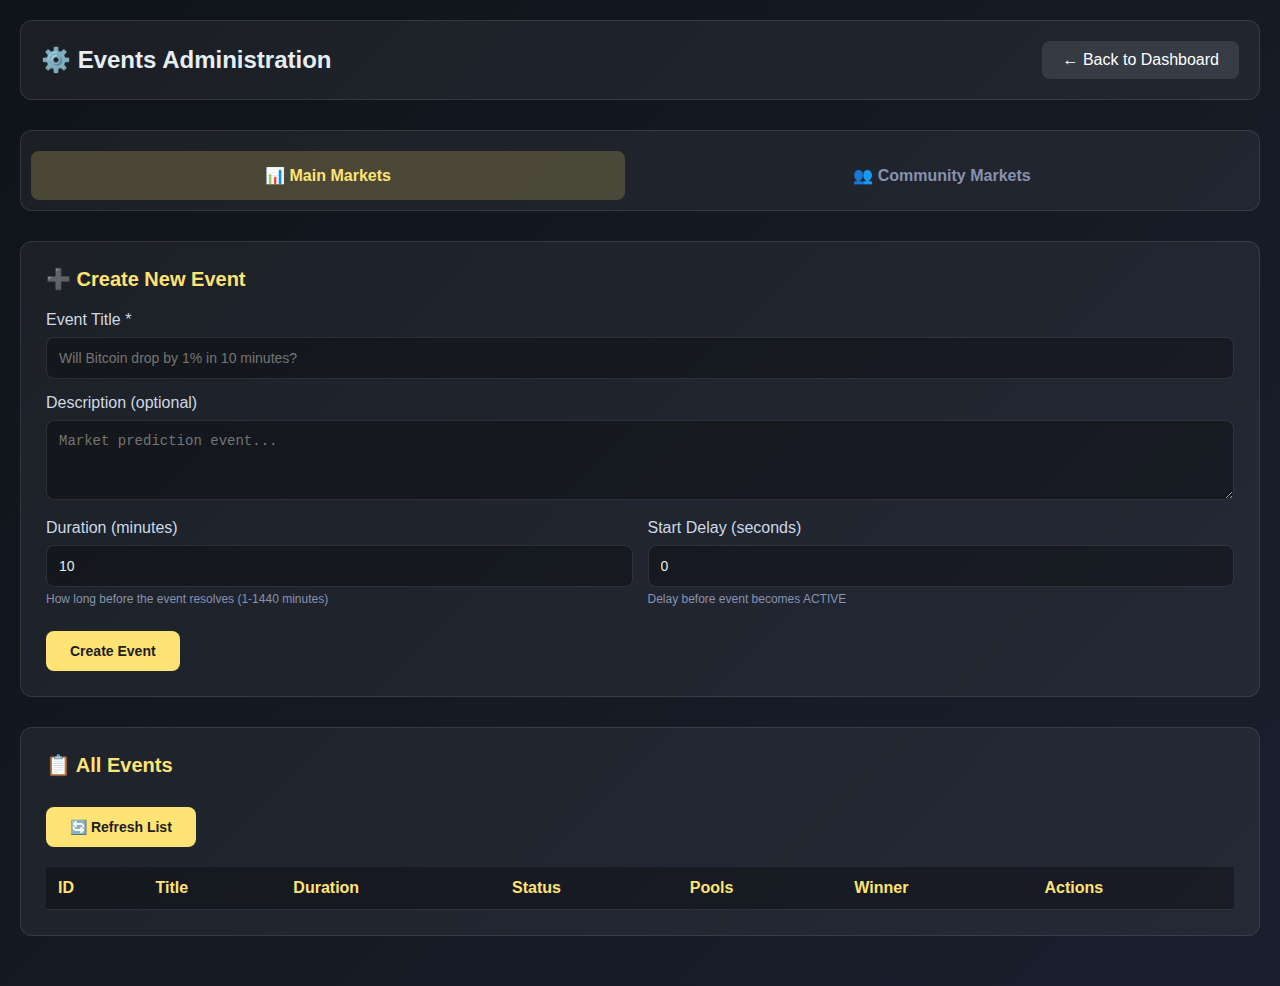
<file: polymind/admin_gpt.html>
<!DOCTYPE html>
<html lang="en">
<head>
<meta charset="utf-8" />
<meta name="viewport" content="width=device-width,initial-scale=1" />
<title>Markets Admin — Manage Betting Events</title>
<style>
* {
  box-sizing: border-box;
  margin: 0;
  padding: 0;
}

body {
  font-family: 'Inter', -apple-system, BlinkMacSystemFont, sans-serif;
  background: linear-gradient(135deg, #0f1419 0%, #1a1f2e 100%);
  color: #e6edf3;
  padding: 20px;
  min-height: 100vh;
}

.header {
  max-width: 1400px;
  margin: 0 auto 30px;
  display: flex;
  justify-content: space-between;
  align-items: center;
  padding: 20px;
  background: rgba(255,255,255,0.05);
  border-radius: 12px;
  border: 1px solid rgba(255,255,255,0.1);
}

.header h2 {
  font-size: 24px;
  font-weight: 600;
}

.back-btn {
  padding: 10px 20px;
  background: rgba(255,255,255,0.1);
  color: #fff;
  text-decoration: none;
  border-radius: 8px;
  transition: all 0.3s;
}

.back-btn:hover {
  background: rgba(255,255,255,0.2);
}

.market-toggle {
  max-width: 1400px;
  margin: 0 auto 30px;
  display: flex;
  gap: 10px;
  background: rgba(255,255,255,0.05);
  padding: 10px;
  border-radius: 12px;
  border: 1px solid rgba(255,255,255,0.1);
}

.market-toggle button {
  flex: 1;
  padding: 15px;
  background: transparent;
  color: #8892b0;
  border: none;
  border-radius: 8px;
  font-size: 16px;
  font-weight: 600;
  cursor: pointer;
  transition: all 0.3s;
}

.market-toggle button.active {
  background: rgba(255, 227, 116, 0.2);
  color: #ffe374;
}

.market-toggle button:hover:not(.active) {
  background: rgba(255,255,255,0.05);
  color: #e6edf3;
}

.card {
  max-width: 1400px;
  margin: 0 auto 30px;
  background: rgba(255,255,255,0.05);
  padding: 25px;
  border-radius: 12px;
  border: 1px solid rgba(255,255,255,0.1);
}

.card h3 {
  margin-bottom: 20px;
  font-size: 20px;
  color: #ffe374;
}

label {
  display: block;
  margin-bottom: 15px;
  font-weight: 500;
  color: #cdd9e5;
}

input, textarea, select {
  width: 100%;
  padding: 12px;
  margin-top: 8px;
  background: rgba(0,0,0,0.3);
  border: 1px solid rgba(255,255,255,0.1);
  border-radius: 8px;
  color: #e6edf3;
  font-size: 14px;
  transition: all 0.3s;
}

input:focus, textarea:focus, select:focus {
  outline: none;
  border-color: #ffe374;
  background: rgba(0,0,0,0.4);
}

textarea {
  min-height: 80px;
  resize: vertical;
}

.small {
  font-size: 12px;
  color: #8892b0;
  margin-top: 5px;
}

button {
  padding: 12px 24px;
  background: #ffe374;
  color: #1d1d1d;
  border: none;
  border-radius: 8px;
  font-size: 14px;
  font-weight: 600;
  cursor: pointer;
  transition: all 0.3s;
  margin-right: 10px;
  margin-top: 10px;
}

button:hover {
  background: #ffd74a;
  transform: translateY(-2px);
}

button.warning {
  background: #ff6b6b;
  color: white;
}

button.warning:hover {
  background: #ff5252;
}

button.success {
  background: #51cf66;
  color: white;
}

button.success:hover {
  background: #40c057;
}

table {
  width: 100%;
  border-collapse: collapse;
  margin-top: 20px;
}

th, td {
  padding: 12px;
  text-align: left;
  border-bottom: 1px solid rgba(255,255,255,0.1);
}

th {
  background: rgba(0,0,0,0.3);
  color: #ffe374;
  font-weight: 600;
}

td {
  color: #cdd9e5;
}

tr:hover {
  background: rgba(255,255,255,0.03);
}

.status-badge {
  padding: 4px 12px;
  border-radius: 12px;
  font-size: 12px;
  font-weight: 600;
  text-transform: uppercase;
}

.status-active {
  background: rgba(81, 207, 102, 0.2);
  color: #51cf66;
}

.status-upcoming {
  background: rgba(255, 227, 116, 0.2);
  color: #ffe374;
}

.status-finished {
  background: rgba(136, 146, 176, 0.2);
  color: #8892b0;
}

.actions {
  white-space: nowrap;
}

.community-fields {
  display: none;
  margin-top: 20px;
  padding-top: 20px;
  border-top: 1px solid rgba(255,255,255,0.1);
}

.community-fields.visible {
  display: block;
}

.grid-2 {
  display: grid;
  grid-template-columns: 1fr 1fr;
  gap: 15px;
}

@media (max-width: 768px) {
  .grid-2 {
    grid-template-columns: 1fr;
  }
  
  .header {
    flex-direction: column;
    gap: 15px;
    text-align: center;
  }
}
</style>
</head>
<body>
  <div class="header">
    <h2>⚙️ Events Administration</h2>
    <a href="index.html" class="back-btn">← Back to Dashboard</a>
  </div>

  <div class="market-toggle">
    <button id="mainMarketBtn" class="active" onclick="switchMarket('main')">
      📊 Main Markets
    </button>
    <button id="communityMarketBtn" onclick="switchMarket('community')">
      👥 Community Markets
    </button>
  </div>

  <div class="card">
    <h3 id="createTitle">➕ Create New Event</h3>
    
    <label>Event Title *
      <input id="eventTitle" type="text" placeholder="Will Bitcoin drop by 1% in 10 minutes?" />
    </label>
    
    <label>Description (optional)
      <textarea id="eventDescription" placeholder="Market prediction event..."></textarea>
    </label>
    
    <div class="grid-2">
      <label>Duration (minutes)
        <input id="eventDuration" type="number" value="10" min="1" max="1440" />
        <div class="small">How long before the event resolves (1-1440 minutes)</div>
      </label>
      
      <label>Start Delay (seconds)
        <input id="eventStartDelay" type="number" value="0" min="0" />
        <div class="small">Delay before event becomes ACTIVE</div>
      </label>
    </div>

    <div id="communityFields" class="community-fields">
      <h3 style="margin-bottom: 15px; font-size: 18px;">👥 Community Settings</h3>
      
      <div class="grid-2">
        <label>Username *
          <input id="communityUsername" type="text" placeholder="@cryptotrader" />
          <div class="small">Unique username for this event</div>
        </label>
        
        <label>Twitter/X Link *
          <input id="communityTwitter" type="url" placeholder="https://x.com/username/status/..." />
          <div class="small">Link to the X/Twitter post</div>
        </label>
      </div>
      
      <label>Avatar URL (optional)
        <input id="communityAvatar" type="url" placeholder="https://example.com/avatar.jpg" />
        <div class="small">URL to user's avatar image (defaults to img/avatarr.webp)</div>
      </label>
    </div>
    
    <button id="createBtn" onclick="createNewEvent()">Create Event</button>
  </div>

  <div class="card">
    <h3 id="eventsTitle">📋 All Events</h3>
    <button onclick="loadEvents()">🔄 Refresh List</button>
    <table id="eventsTable">
      <thead>
        <tr id="tableHeader">
          <th>ID</th>
          <th>Title</th>
          <th>Duration</th>
          <th>Status</th>
          <th>Pools</th>
          <th>Winner</th>
          <th>Actions</th>
        </tr>
      </thead>
      <tbody></tbody>
    </table>
  </div>

<script>
const MAIN_API = "https://api.polymind.me:443";
const COMMUNITY_API = "https://api.polymind.me:443/community";

let currentMarket = 'main';

function switchMarket(market) {
  currentMarket = market;
  
  const mainBtn = document.getElementById('mainMarketBtn');
  const communityBtn = document.getElementById('communityMarketBtn');
  const communityFields = document.getElementById('communityFields');
  const createTitle = document.getElementById('createTitle');
  const eventsTitle = document.getElementById('eventsTitle');
  const tableHeader = document.getElementById('tableHeader');
  
  if (market === 'main') {
    mainBtn.classList.add('active');
    communityBtn.classList.remove('active');
    communityFields.classList.remove('visible');
    createTitle.textContent = '➕ Create New Main Market Event';
    eventsTitle.textContent = '📋 Main Market Events';
    
    // Reset header for main markets
    tableHeader.innerHTML = `
      <th>ID</th>
      <th>Title</th>
      <th>Duration</th>
      <th>Status</th>
      <th>Pools</th>
      <th>Winner</th>
      <th>Actions</th>
    `;
  } else {
    mainBtn.classList.remove('active');
    communityBtn.classList.add('active');
    communityFields.classList.add('visible');
    createTitle.textContent = '➕ Create New Community Market Event';
    eventsTitle.textContent = '📋 Community Market Events';
    
    // Update header for community markets
    tableHeader.innerHTML = `
      <th>ID</th>
      <th>Title</th>
      <th>Username</th>
      <th>Duration</th>
      <th>Status</th>
      <th>Pools</th>
      <th>Winner</th>
      <th>Actions</th>
    `;
  }
  
  loadEvents();
}

async function safeJson(res) {
  const text = await res.text();
  if (!text) return {};
  try {
    return JSON.parse(text);
  } catch (e) {
    console.error("Bad JSON:", text);
    throw e;
  }
}

async function createNewEvent() {
  const description = document.getElementById("eventTitle").value.trim();
  const duration = parseInt(document.getElementById("eventDuration").value);
  const startDelay = parseInt(document.getElementById("eventStartDelay").value) || 0;

  if (!description) {
    alert("Title is required");
    return;
  }

  const payload = {
    description,
    duration_minutes: duration,
    start_in_seconds: startDelay
  };

  if (currentMarket === 'community') {
    const username = document.getElementById("communityUsername").value.trim();
    const twitter = document.getElementById("communityTwitter").value.trim();
    const avatar = document.getElementById("communityAvatar").value.trim();

    if (!username) {
      alert("Username is required for Community Markets");
      return;
    }
    
    if (!twitter) {
      alert("Twitter/X link is required for Community Markets");
      return;
    }

    payload.username = username;
    payload.twitter_link = twitter;
    payload.avatar_url = avatar || "img/avatarr.webp";
  }

  try {
    const api = currentMarket === 'main' ? MAIN_API : COMMUNITY_API;
    const res = await fetch(`${api}/events`, {
      method: "POST",
      headers: { "Content-Type": "application/json" },
      body: JSON.stringify(payload)
    });

    await safeJson(res);
    alert("Event created successfully!");
    
    // Clear form
    document.getElementById("eventTitle").value = "";
    document.getElementById("eventDescription").value = "";
    document.getElementById("eventDuration").value = "10";
    document.getElementById("eventStartDelay").value = "0";
    
    if (currentMarket === 'community') {
      document.getElementById("communityUsername").value = "";
      document.getElementById("communityTwitter").value = "";
      document.getElementById("communityAvatar").value = "";
    }
    
    loadEvents();
  } catch (error) {
    console.error("Error creating event:", error);
    alert("Error creating event. Check console for details.");
  }
}

async function loadEvents() {
  try {
    const api = currentMarket === 'main' ? MAIN_API : COMMUNITY_API;
    const res = await fetch(`${api}/events/history`);
    const events = await safeJson(res);
    const tbody = document.querySelector('#eventsTable tbody');
    tbody.innerHTML = '';

    if (!Array.isArray(events) || events.length === 0) {
      const colspan = currentMarket === 'community' ? 8 : 7;
      tbody.innerHTML = `<tr><td colspan="${colspan}" style="text-align:center;color:#8892b0">No events found</td></tr>`;
      return;
    }

    events.forEach(ev => {
      const totalYes = ev.total_yes || 0;
      const totalNo = ev.total_no || 0;
      const tr = document.createElement('tr');
      
      if (currentMarket === 'community') {
        tr.innerHTML = `
          <td>${ev.id}</td>
          <td>${ev.description}</td>
          <td>
            ${ev.username || 'N/A'}<br>
            ${ev.twitter_link ? `<a href="${ev.twitter_link}" target="_blank" style="color: #ffe374; font-size: 12px;">View on X →</a>` : ''}
          </td>
          <td>${Math.round((new Date(ev.end_time) - new Date(ev.start_time)) / 60000)} min</td>
          <td><span class="status-badge status-${ev.status}">${ev.status}</span></td>
          <td>
            YES: $${totalYes.toFixed(2)}<br>
            NO: $${totalNo.toFixed(2)}
          </td>
          <td>${ev.result || '-'}</td>
          <td class="actions">
            ${ev.status === 'active' ? `
              <button class="success" onclick="resolveEvent(${ev.id}, 'YES')">YES</button>
              <button class="warning" onclick="resolveEvent(${ev.id}, 'NO')">NO</button>
            ` : ''}
          </td>
        `;
      } else {
        tr.innerHTML = `
          <td>${ev.id}</td>
          <td>${ev.description}</td>
          <td>${Math.round((new Date(ev.end_time) - new Date(ev.start_time)) / 60000)} min</td>
          <td><span class="status-badge status-${ev.status}">${ev.status}</span></td>
          <td>
            YES: $${totalYes.toFixed(2)}<br>
            NO: $${totalNo.toFixed(2)}
          </td>
          <td>${ev.result || '-'}</td>
          <td class="actions">
            ${ev.status === 'active' ? `
              <button class="success" onclick="resolveEvent(${ev.id}, 'YES')">YES</button>
              <button class="warning" onclick="resolveEvent(${ev.id}, 'NO')">NO</button>
            ` : ''}
          </td>
        `;
      }
      
      tbody.appendChild(tr);
    });

  } catch (e) {
    console.error(e);
    alert('Error loading events');
  }
}

async function resolveEvent(id, side) {
  if (!confirm(`Resolve event ${id} with ${side} as winner?`)) return;
  
  try {
    const api = currentMarket === 'main' ? MAIN_API : COMMUNITY_API;
    await fetch(`${api}/events/${id}/result`, {
      method: 'PATCH',
      headers: { 'Content-Type': 'application/json' },
      body: JSON.stringify({ result: side })
    });
    
    alert(`Event ${id} resolved as ${side}`);
    loadEvents();
  } catch (e) {
    console.error(e);
    alert('Error resolving event');
  }
}

// Initial load
loadEvents();
setInterval(loadEvents, 5000);
</script>

</body>
</html>
</file>
